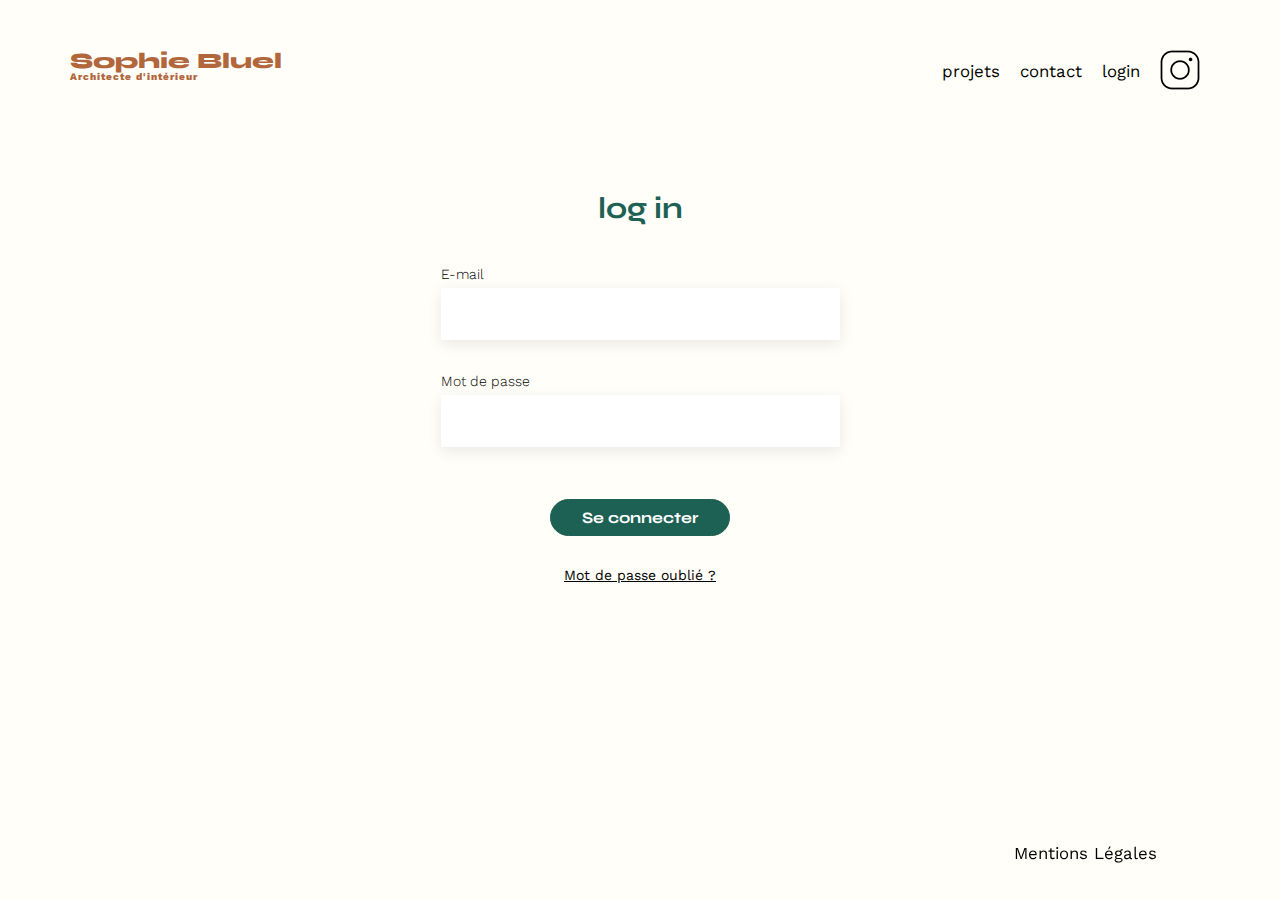
<file: FrontEnd/login.html>
<!DOCTYPE html>
<html lang="fr">

<head>
    <meta charset="UTF-8">
    <title>Sophie Bluel - Architecte d'intérieur</title>
    <meta name="viewport" content="width=device-width, initial-scale=1.0">
    <link rel="preconnect" href="https://fonts.googleapis.com">
    <link rel="preconnect" href="https://fonts.gstatic.com" crossorigin>
    <link href="https://fonts.googleapis.com/css2?family=Syne:wght@700;800&family=Work+Sans&display=swap"
        rel="stylesheet">
    <meta name="description" content="">
    <link rel="stylesheet" href="./assets/style.css">
    <link rel="stylesheet" href="./assets/login.css">
</head>

<body>
    <header>
        <h1>Sophie Bluel <span>Architecte d'intérieur</span></h1>
        <nav>
            <ul>
                <li>projets</li>
                <li>contact</li>
                <li>login</li>
                <li><img src="./assets/icons/instagram.png" alt="Instagram"></li>
            </ul>
        </nav>
    </header>
    <main>
        <section id="login">
            <h2>log in</h2>
            <form id="loginApi" method="post">
                <label for="username" id="email-label">E-mail </label>
                <input type="email" spellcheck="false" id="username">
                <span id="email-error"></span>

                <label for="pass">Mot de passe</label>
                <input type="password" id="pass" name="password" required>
                <span id="email-error"></span>

                <button id="btn-log" type="submit">Se connecter</button>

                <!--Vérification mot de passe-->
                <a href="#" id="mdpo">Mot de passe oublié ?</a>
            </form>
        </section>
    </main>

    <footer>
        <nav>
            <ul>
                <li>Mentions Légales</li>
            </ul>
        </nav>
    </footer>

    <script src="./scripts/main.js"></script>
    <script src="./scripts/login.js"></script>
    <script src="./scripts/categories.js"></script>
    <script src="./scripts/modal.js"></script>
</body>

</html>
</file>
<file: FrontEnd/assets/login.css>
body {
    background-color: #fffef8;
}
#login {
   width: 35%;
   margin: auto;
}

#login h2 {
    text-align: center;
	margin-bottom: 1em;
	padding-top: 50px;
}

#login label {
    margin: 1em 0 0.5em 0;
    font-weight: 300;
}

#login form {
    display: flex;
    justify-content: center;
    flex-direction: column;
}
#login input {
    border: none;
    box-shadow: 0px 4px 14px rgba(0, 0, 0, 0.09);
    height: 50px;
    margin-bottom: 20px;
}

#btn-log {
    margin: 2em auto;
    width: 180px;
    background-color: #1D6154;
    color: white;
}

#btn-log:hover {
    background-color: #0e2f28;
}

#mdpo {
    text-align: center;
    color: black;
}


footer {
    position: fixed;
    bottom: 10px;
    right: 85px;
}
</file>
<file: FrontEnd/assets/style.css>
/* http://meyerweb.com/eric/tools/css/reset/
   v2.0 | 20110126
   License: none (public domain)
*/

html, body, div, span, applet, object, iframe,
h1, h2, h3, h4, h5, h6, p, blockquote, pre,
a, abbr, acronym, address, big, cite, code,
del, dfn, em, img, ins, kbd, q, s, samp,
small, strike, strong, sub, sup, tt, var,
b, u, i, center,
dl, dt, dd, ol, ul, li,
fieldset, form, label, legend,
table, caption, tbody, tfoot, thead, tr, th, td,
article, aside, canvas, details, embed,
figure, figcaption, footer, header, hgroup,
menu, nav, output, ruby, section, summary,
time, mark, audio, video {
	margin: 0;
	padding: 0;
	border: 0;
	font-size: 100%;
	font: inherit;
	vertical-align: baseline;
}
/* HTML5 display-role reset for older browsers */
article, aside, details, figcaption, figure,
footer, header, hgroup, menu, nav, section {
	display: block;
}
body {
	line-height: 1;
}
ol, ul {
	list-style: none;
}
blockquote, q {
	quotes: none;
}
blockquote:before, blockquote:after,
q:before, q:after {
	content: '';
	content: none;
}
table {
	border-collapse: collapse;
	border-spacing: 0;
}
/** end reset css**/
body {
	max-width: 1140px;
	margin:auto;
	font-family: 'Work Sans' ;
	font-size: 14px;
}
/*** Mode édition ***/
#edit-bar {
    position: fixed;
    top: 0;
    left: 0;
    width: 100%;
    background-color: black;
    color: white;
    text-align: center;
    padding: 20px 0;
    font-size: 16px;
    z-index: 1000;
}

.edit-bar-hidden {
    display: none;
}

body.edit-mode {
    margin-top: 90px;
}

#edit-bar i {
    margin-right: 10px;
}

header {
	display: flex;
	justify-content: space-between;
	margin: 50px 0
}
/* login & logout */
#logout-btn {
	margin-left: -20px;
}
#logout-btn.hidden {
    display: none;
}
#login-link.hidden {
	display: none;
}
section {
	margin: 50px 0
}

h1{
	display: flex;
	flex-direction: column;
	font-family: 'Syne';
	font-size: 22px;
	font-weight: 800;
	color: #B1663C
}

h1 > span {
	font-family: 'Work Sans';
	font-size:10px;
	letter-spacing: 0.1em;
;
}

h2{
	font-family: 'Syne';
	font-weight: 700;
	font-size: 30px;
	color: #1D6154
}
nav ul {
	display: flex;
	align-items: center;
	list-style-type: none;

}
nav li {
	padding: 0 10px;
	font-size: 1.2em;
}
nav li a {
	text-decoration: none;
	color: black;
}
li a:hover {
	color: #B1663C;
}

li:hover {
	color: #B1663C;
}
#introduction {
	display: flex;
	align-items: center;
}
#introduction figure {
	flex: 1
}
#introduction img {
	display: block;
	margin: auto;
	width: 80%;
}

#introduction article {
	flex: 1
}
#introduction h2 {
	margin-bottom: 1em;
}

#introduction p {
	margin-bottom: 0.5em;
}
#portfolio h2 {
	text-align: center;
}

/* Btn */
.projets-container {
	display: flex;
	align-items: center;
	justify-content: center;
	margin-bottom: 1em;
	padding-top: 50px;
}
.modal-container {
	display: none;
	position: fixed;
	left: 0;
	right: 0;
	top: 0;
	width: 100vw;
	height: 100vh;
}
.modal-container.active {
	display: block;
}
.overlay {
	position: absolute;
	width: 100%;
	height: 100%;
	background: #3333337a;
}
/****** barre horizontal *****/
.horizontal-bar-wrapper {
    margin-left: 25px; 
    margin-right: 25px; 
    margin-top: 30px;
  }
  
.horizontal-bar {
    border: none;
    height: 1px;
    background-color: #00000044; 
  }
.modal {
	width: 95%;
	height: 500px;
	max-width: 500px;
	min-width: 300px;
	padding: 60px;
	background: white;
	border-radius: 10px;
	position: absolute;
	top: 50%;
	left: 50%;
	transform: translate(-50%, -50%);
}
#modal-title {
	color: black;
	font-family: sans-serif;
	font-weight: 400;
}
.close-modal {
	position: absolute;
	left: 90%;
	bottom: 92%;
	border: none;
	color: black;
	background-color: transparent;
	padding: 0;
	font-size: 18px;
}
.close-modal:hover {
	background-color: transparent;
	color: black;
}
#picture {
	width: 90%;
    display: flex;
	flex-wrap: wrap;
	margin: auto;
	gap: 10px;
	margin-top: 50px;
}
#picture img {
	width: 80px;
}
#categories.hidden {
	display: none;
}
#edit-btn.hidden {
	display: none;
}
#categories {
	display: flex;
	justify-content: center;
	padding-top: 30px;
}
button {
	margin-right: 10px;
	padding: 8px 20px;
	border-radius: 20px;
	border: 1px solid #1D6154;
	font-size: 16px;
	font-family: 'Syne' ;
	font-weight: 700;
	color: #1D6154;
	background-color: white;
	cursor: pointer;
}
button:hover {
	background-color: #1D6154;
	color: white;
}
button#edit-btn {
	display: flex;
	align-items: center;
	border: none;
	color: black;
	font-size: 14px;
	font-weight: 200;
}
.btn-add-photo {
	display: flex;
	justify-content: center;
}
button#btn-modal {
	margin-top: 25px;
	background-color: #1D6154;
	color: white;
	font-size: 13px;
	padding: 8px 50px;
}

button#edit-btn:hover {
	background-color: transparent;
}
/* Style de l'icone delete */
.image-container {
    position: relative;
    display: inline-block;
}

.image-container img {
    width: 100%;
    display: block;
}

.delete-btn {
    position: absolute;
    top: 5px;
    right: 5px;
    color: white;
    font-size: 10px;
    cursor: pointer;
    background: rgb(0, 0, 0);
    padding: 4px;
	border-radius: 2px;
    box-shadow: 0px 2px 5px rgba(0, 0, 0, 0.2);
}
/* Bouton ajout d'une photo */
.add-hidden {
	display: none;
}
#back-arrow {
	position: absolute;
	right: 90%;
	bottom: 92%;
	border: none;
	color: black;
	background-color: transparent;
	padding: 0;
	font-size: 23px;
	visibility: visible;
}
.arrow-hidden {
	visibility: hidden;
}

/** Style pour l'ajout d'une photo **/
#add-photo {
	width: 75%; /* Largeur fixée */
    height: 130px; /* Hauteur fixe */
	display: flex;
	flex-direction: column;
	justify-content: center;
	background-color: #e8f1f6;
	margin-left: 45px; 
    margin-right: 45px;
	margin-top: 30px;
	padding: 20px;
	align-items: center;
}
#add-photo img {
	max-width: 34%; /* L'image ne dépassera pas 34% de la largeur du conteneur */
    object-fit: contain; /* Garde les proportions de l'image */
}
#add-photo i {
	display: flex;
	justify-content: center;
	font-size: 65px;
	color: #cbd6dc;
}
#upload-btn {
	color: #306685;
	background-color: #cbd6dc;
	border: none;
	width: 47%;
	margin-left: 3%;
	margin-top: 10px;
	font-size: 14px;
	font-family: 'Lucida Sans', 'Lucida Sans Regular', 'Lucida Grande', 'Lucida Sans Unicode', Geneva, Verdana, sans-serif;
	font-weight: 200;
}
/** Categorie pour l'ajout d'une photo **/
.photo-info {
    display: flex;
    flex-direction: column;
    margin-left: 9%;
    margin-right: 9%;
	margin-top: 15px;
}
#format {
    text-align: center;
    font-size: 10px;
    margin-top: 10px;
}
.form-title,
.form-category {
    display: flex;
    flex-direction: column;
	margin-top: 20px;
}
.form-title label,
.form-category label {
    margin-bottom: 10px;
}
.form-category select {
	margin-top: 0;
}
.form-title input {
    border: none;
    box-shadow: 0px 4px 14px rgba(0, 0, 0, 0.09);
    height: 50px;
    outline: 0;
}
.form-category select {
    border: none;
    box-shadow: 0px 4px 14px rgba(0, 0, 0, 0.09);
    height: 50px;
    outline: 0;
    padding: 10px;
    border-radius: 5px;
    font-size: 14px;
    background-color: white;
}

.horizontal-bar-wrapper-add {
	margin-left: 0; 
    margin-right: 0; 
    margin-top: 30px;
}
.btn-valid {
	display: flex;
	justify-content: center;
}
button#btn-modal-valid {
	margin-top: 15px;
	background-color: #A7A7A7;
	color: white;
	font-size: 13px;
	padding: 9px 85px;
	border: none;
}

.gallery {
	width: 100%;
	display: grid;
	grid-template-columns: 1fr 1fr 1fr;
	grid-column-gap: 20px;
	grid-row-gap: 20px;
	margin-top: 50px;
}
.gallery img {
	width: 100%;

}
#contact {
	width: 50%;
	margin: auto;
}
#contact > * {
	text-align: center;

}
#contact h2{
	margin-bottom: 20px;
}
#contact form {
	text-align: left;
	margin-top:30px;
	display: flex;
	flex-direction: column;
}

#contact input {
	height: 50px;
	font-size: 1.2em;
	border: none;
	box-shadow: 0px 4px 14px rgba(0, 0, 0, 0.09);
}
#contact label {
	margin: 2em 0 1em 0;
}
#contact textarea {
	border: none;
	box-shadow: 0px 4px 14px rgba(0, 0, 0, 0.09);
}

input[type="submit"]{
	font-family: 'Syne';
	font-weight: 700;
	color: white;
	background-color: #1D6154;
	margin : 2em auto ;
	width: 180px;
	text-align: center;
	border-radius: 60px ;
	cursor: pointer;
}
input[type="submit"]:hover{
	background-color: #0e2f28;
}


footer nav ul {
	display: flex;
	justify-content: flex-end;
	margin: 2em
}
</file>
